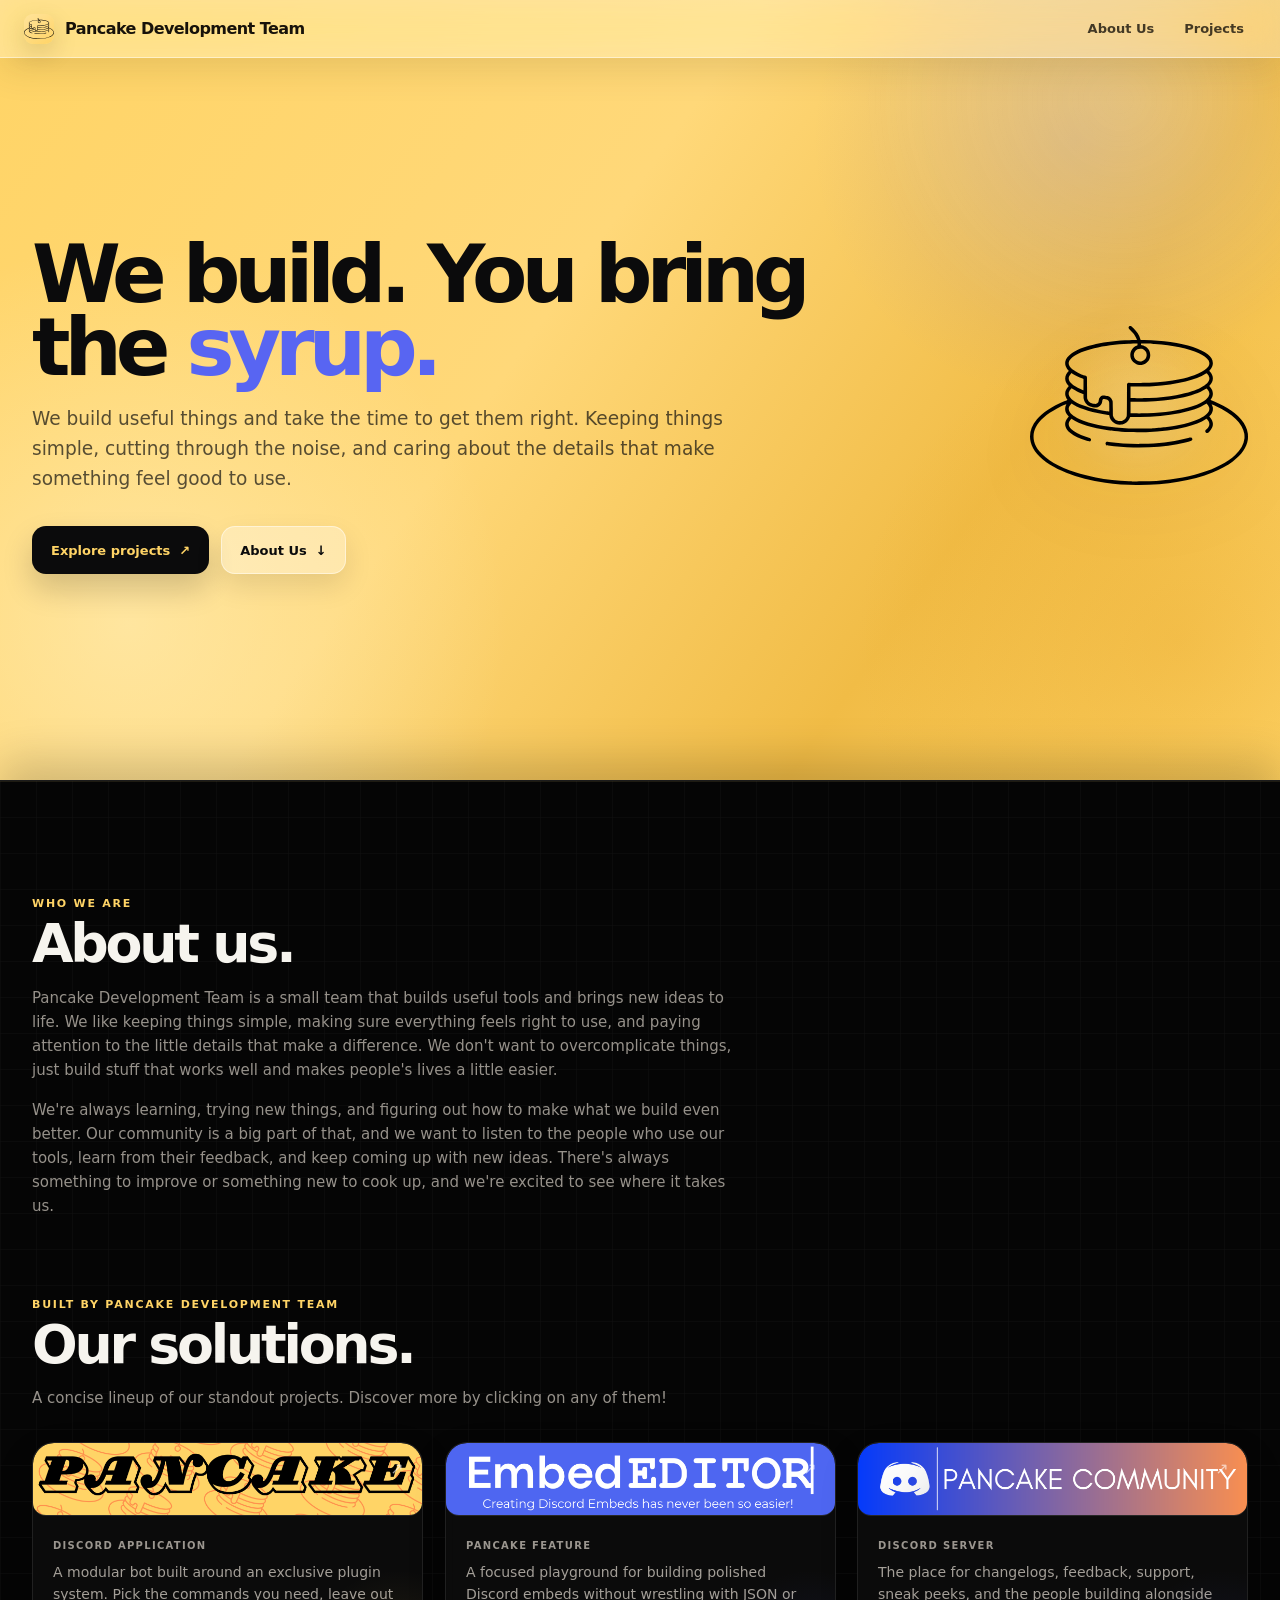
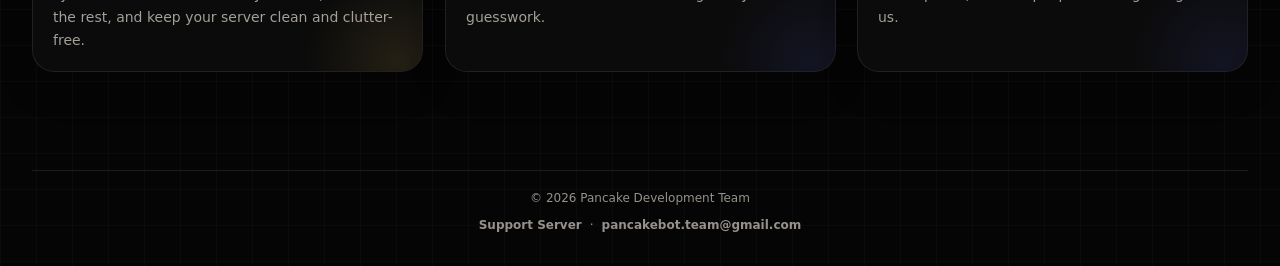
<file: index.html>
<!-- index.html -->

<!doctype html>
<html lang="en">
<head>
  <meta name="google-site-verification" content="NQxxPT3gkmJhzwhj4ITlKusckdbzragSRWKZNwXdpUg" />
  <meta charset="utf-8" />
  <meta name="viewport" content="width=device-width, initial-scale=1" />
  <meta name="theme-color" content="#ffd466" />
  <link rel="icon" type="image/png" href="assets/favicon.svg" />
  <title>Pancake Development Team</title>

  <meta name="description" content="Welcome to the Pancake Development Team homepage. Here you can find information about us and the projects we develop." />

  <!-- social banner -->

  <meta property="og:type" content="website">
  <meta property="og:title" content="Pancake Development Team">
  <meta property="og:site_name" content="Pancake Development Team">
  <meta property="og:description" content="Welcome to the Pancake Development Team homepage. Here you can find information about us and the projects we develop.">
  <meta property="og:url" content="https://suitedxd.github.io/pancake-development-team">
  <meta property="og:image" content="https://suitedxd.github.io/pancake-development-team/assets/brand/banners/Pancake%20Development%20Team/pancake_development_team_banner_social.png">
  <meta property="og:image:width" content="1200">
  <meta property="og:image:height" content="630">
  <meta property="og:image:alt" content="Pancake Development Team">

  <!-- X / Twitter -->
  <meta name="twitter:card" content="summary_large_image">
  <meta name="twitter:title" content="Pancake Development Team">
  <meta name="twitter:description" content="Welcome to the Pancake Development Team homepage. Here you can find information about us and the projects we develop.">
  <meta name="twitter:image" content="https://suitedxd.github.io/pancake-development-team/assets/brand/banners/Pancake%20Development%20Team/pancake_development_team_banner_social.png">

  <link rel="stylesheet" href="css/style.css" />
  <style>
    #about-us.section {
      padding-bottom: 24px;
    }

    #projects.section {
      padding-top: 24px;
    }

    .products .product-card {
      color: inherit;
      text-decoration: none;
    }

    .products .product-card:focus-visible {
      outline: 3px solid var(--gold);
      outline-offset: 4px;
    }
  </style>
</head>
<body>
  <main class="app-root" id="top">
    <div class="glow a"></div>
    <div class="glow b"></div>

    <div class="shell">
      <nav class="site-nav" aria-label="Primary navigation">
        <a class="brand" href="#top" aria-label="Pancake Development Team home">
          <span class="brand-mark" aria-hidden="true">
            <img src="https://suitedxd.github.io/pancake-development-team/assets/brand/logos/Pancake%20Development%20Team/svg/pancake_development_team_logo_alt_01.svg" alt="" />
          </span>
          <span class="brand-name">Pancake Development Team</span>
        </a>
        <div class="nav-links">
          <a href="#about-us">About Us</a>
          <a href="#projects">Projects</a>
        </div>
      </nav>

      <section class="hero" aria-labelledby="hero-title">
        <div class="hero-grid">
          <div>
            <h1 id="hero-title">We build. You bring the <span style="color:var(--discord)">syrup.</span></h1>
            <p class="hero-copy">We build useful things and take the time to get them right. Keeping things simple, cutting through the noise, and caring about the details that make something feel good to use.</p>
            <div class="hero-actions">
              <a class="btn btn-primary" href="#projects">Explore projects <span aria-hidden="true">↗</span></a>
              <a
                class="btn btn-secondary"
                href="#about-us"
                style="
                  color: var(--ink);
                  background: rgba(255, 255, 255, .30);
                  border-color: rgba(255, 255, 255, .48);
                  backdrop-filter: blur(16px) saturate(120%);
                  -webkit-backdrop-filter: blur(16px) saturate(120%);
                  box-shadow: 0 12px 28px rgba(0, 0, 0, .10);
                "
              >
                About Us <span aria-hidden="true">↓</span>
              </a>
            </div>
          </div> 
          <div class="hero-icon" aria-label="Pancake Development Team logo">
            <img src="https://suitedxd.github.io/pancake-development-team/assets/brand/logos/Pancake%20Development%20Team/svg/pancake_development_team_logo_alt_01.svg" alt="" />
          </div>
        </div>
      </section>
    </div>

    <div class="blueprint-zone" data-nav-theme="dark">
      <div class="shell">
        <section class="section" id="about-us" aria-labelledby="about-title">
          <div class="section-head">
            <div>
              <div class="kicker">Who we are</div>
              <h2 id="about-title">About us.</h2>
              <p class="section-intro">Pancake Development Team is a small team that builds useful tools and brings new ideas to life. We like keeping things simple, making sure everything feels right to use, and paying attention to the little details that make a difference. We don't want to overcomplicate things, just build stuff that works well and makes people's lives a little easier.</p>
              <p class="section-intro">We're always learning, trying new things, and figuring out how to make what we build even better. Our community is a big part of that, and we want to listen to the people who use our tools, learn from their feedback, and keep coming up with new ideas. There's always something to improve or something new to cook up, and we're excited to see where it takes us. </p>
            </div>
          </div>
        </section>

        <section class="section" id="projects" aria-labelledby="projects-title">
          <div class="section-head">
            <div>
              <div class="kicker">Built by Pancake Development Team</div>
              <h2 id="projects-title">Our solutions.</h2>
              <p class="section-intro">A concise lineup of our standout projects. Discover more by clicking on any of them!</p>
            </div>
          </div>

          <div class="products">
            <a class="product-card" style="--accent:#ffd466;--accent-secondary:#ff914d" href="pancake" data-product="Pancake Bot" aria-label="Pancake Bot">
              <div class="product-arrow" aria-hidden="true">↗</div>
              <div class="product-poster">
                <img src="assets/pancakebot_card_01.png" alt="Pancake Bot card preview" loading="lazy" decoding="async" onerror="this.hidden=true" />
                <span class="product-poster-fallback">Pancake Bot · card visual</span>
              </div>
              <span class="product-tag">Discord Application</span>
              <p>A modular bot built around an exclusive plugin system. Pick the commands you need, leave out the rest, and keep your server clean and clutter-free.</p>
            </a>

            <a class="product-card" style="--accent:#5865f2;--accent-secondary:#7289da" href="https://github.com/SuitedxD/pancake-embed-editor" target="_blank" rel="noopener noreferrer" data-product="Pancake Embed Editor" aria-label="Pancake Embed Editor">
              <div class="product-arrow" aria-hidden="true">↗</div>
              <div class="product-poster">
                <img src="assets/embededitor_card_01.png" alt="Pancake Embed Editor card preview" loading="lazy" decoding="async" onerror="this.hidden=true" />
                <span class="product-poster-fallback">Embed Editor · card visual</span>
              </div>
              <span class="product-tag">Pancake Feature</span>
              <p>A focused playground for building polished Discord embeds without wrestling with JSON or guesswork.</p>
            </a>

            <a class="product-card" style="--accent:#5865f2;--accent-secondary:#99aab5" href="https://discord.gg/SgXdeVaxuh" target="_blank" rel="noopener noreferrer" data-product="Discord Community Server" aria-label="Discord Community Server">
              <div class="product-arrow" aria-hidden="true">↗</div>
              <div class="product-poster">
                <img src="assets/discordserver_card_01.png" alt="Discord Community Server card preview" loading="lazy" decoding="async" onerror="this.hidden=true" />
                <span class="product-poster-fallback">Discord Server · card visual</span>
              </div>
              <span class="product-tag">Discord Server</span>
              <p>The place for changelogs, feedback, support, sneak peeks, and the people building alongside us.</p>
            </a>
          </div>
        </section>

        <footer aria-label="Pancake Development Team footer">
          <div class="footer-line">
            <span>© <span id="year"></span> Pancake Development Team</span>
            <div class="footer-contact" aria-label="Contact">
              <a href="https://discord.gg/V2psxDQdhZ" target="_blank" rel="noopener noreferrer" aria-label="Support Server">Support Server</a>
              <span aria-hidden="true">·</span>
              <a href="mailto:pancakebot.team@gmail.com" target="_blank" rel="noopener noreferrer">pancakebot.team@gmail.com</a>
            </div>
          </div>
        </footer>
      </div>
    </div>
  </main>

  <script src="js/main.js"></script>
</body>
</html>
</file>
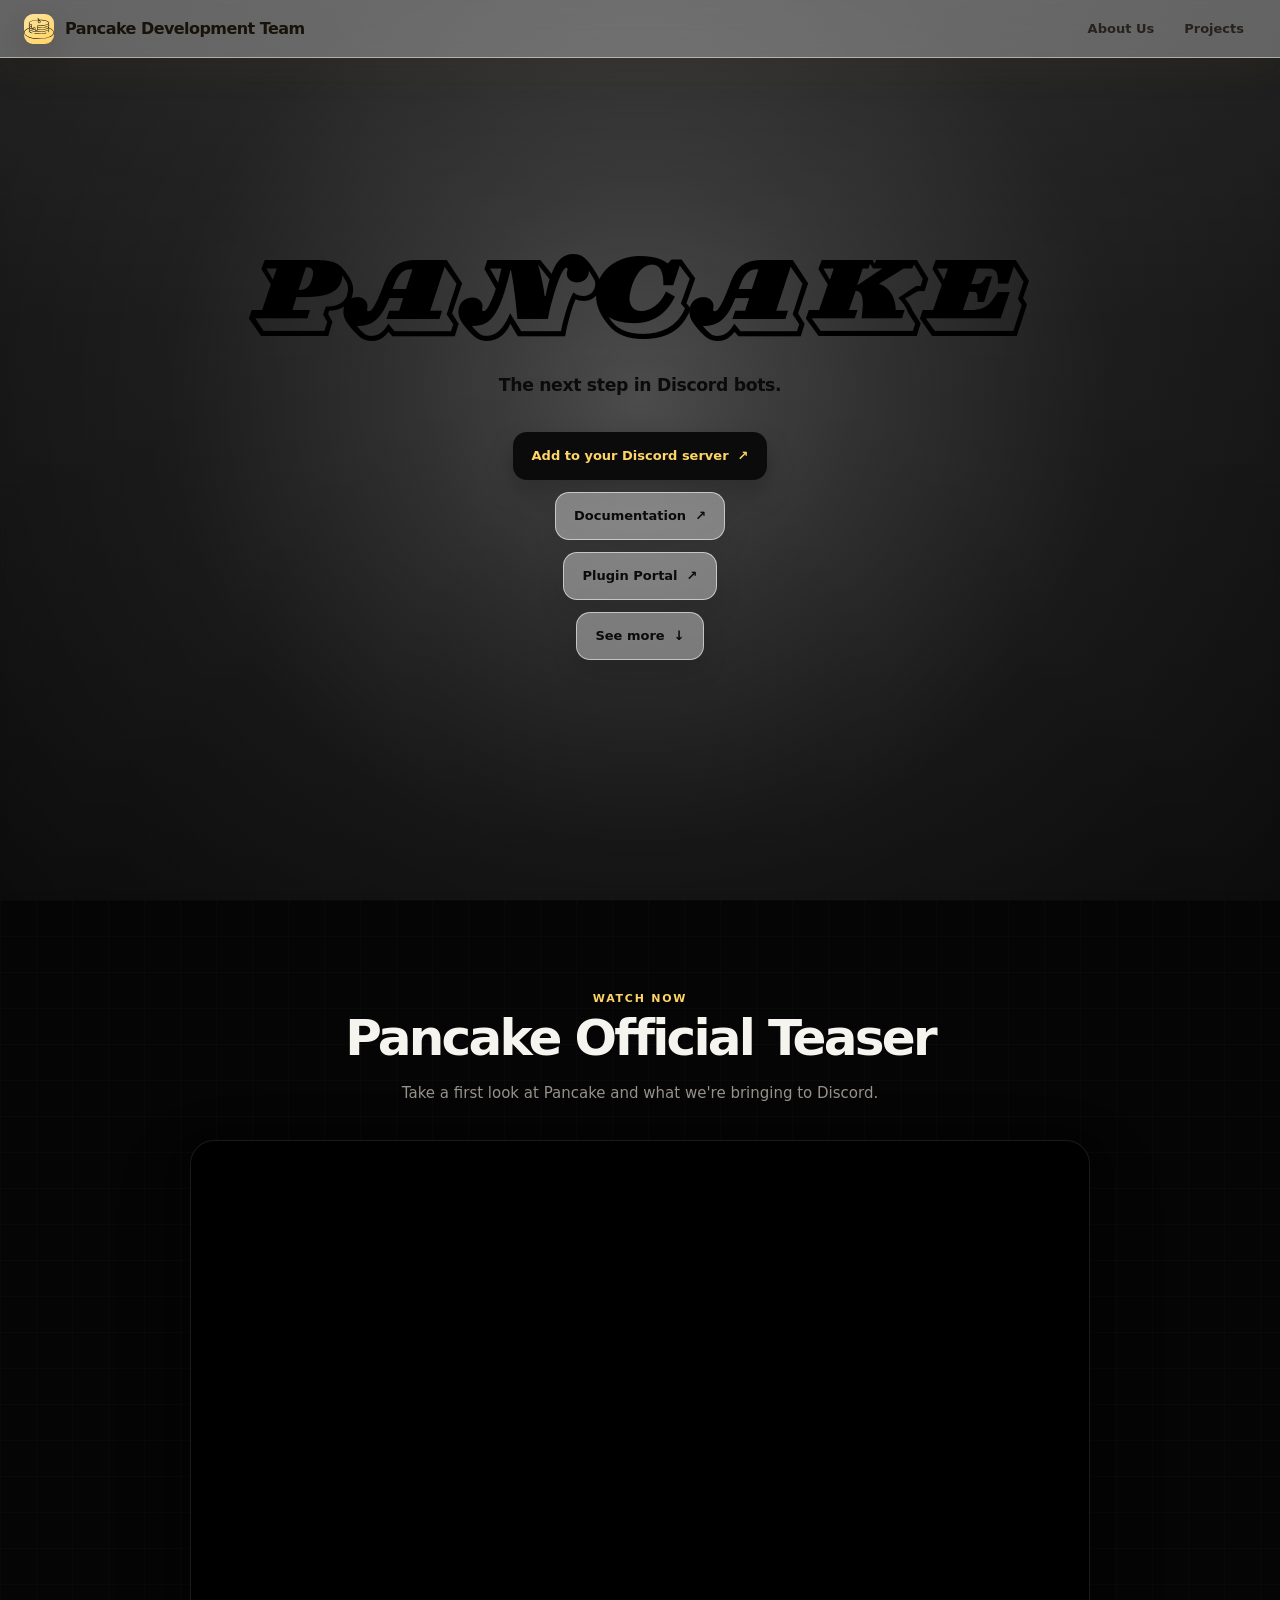
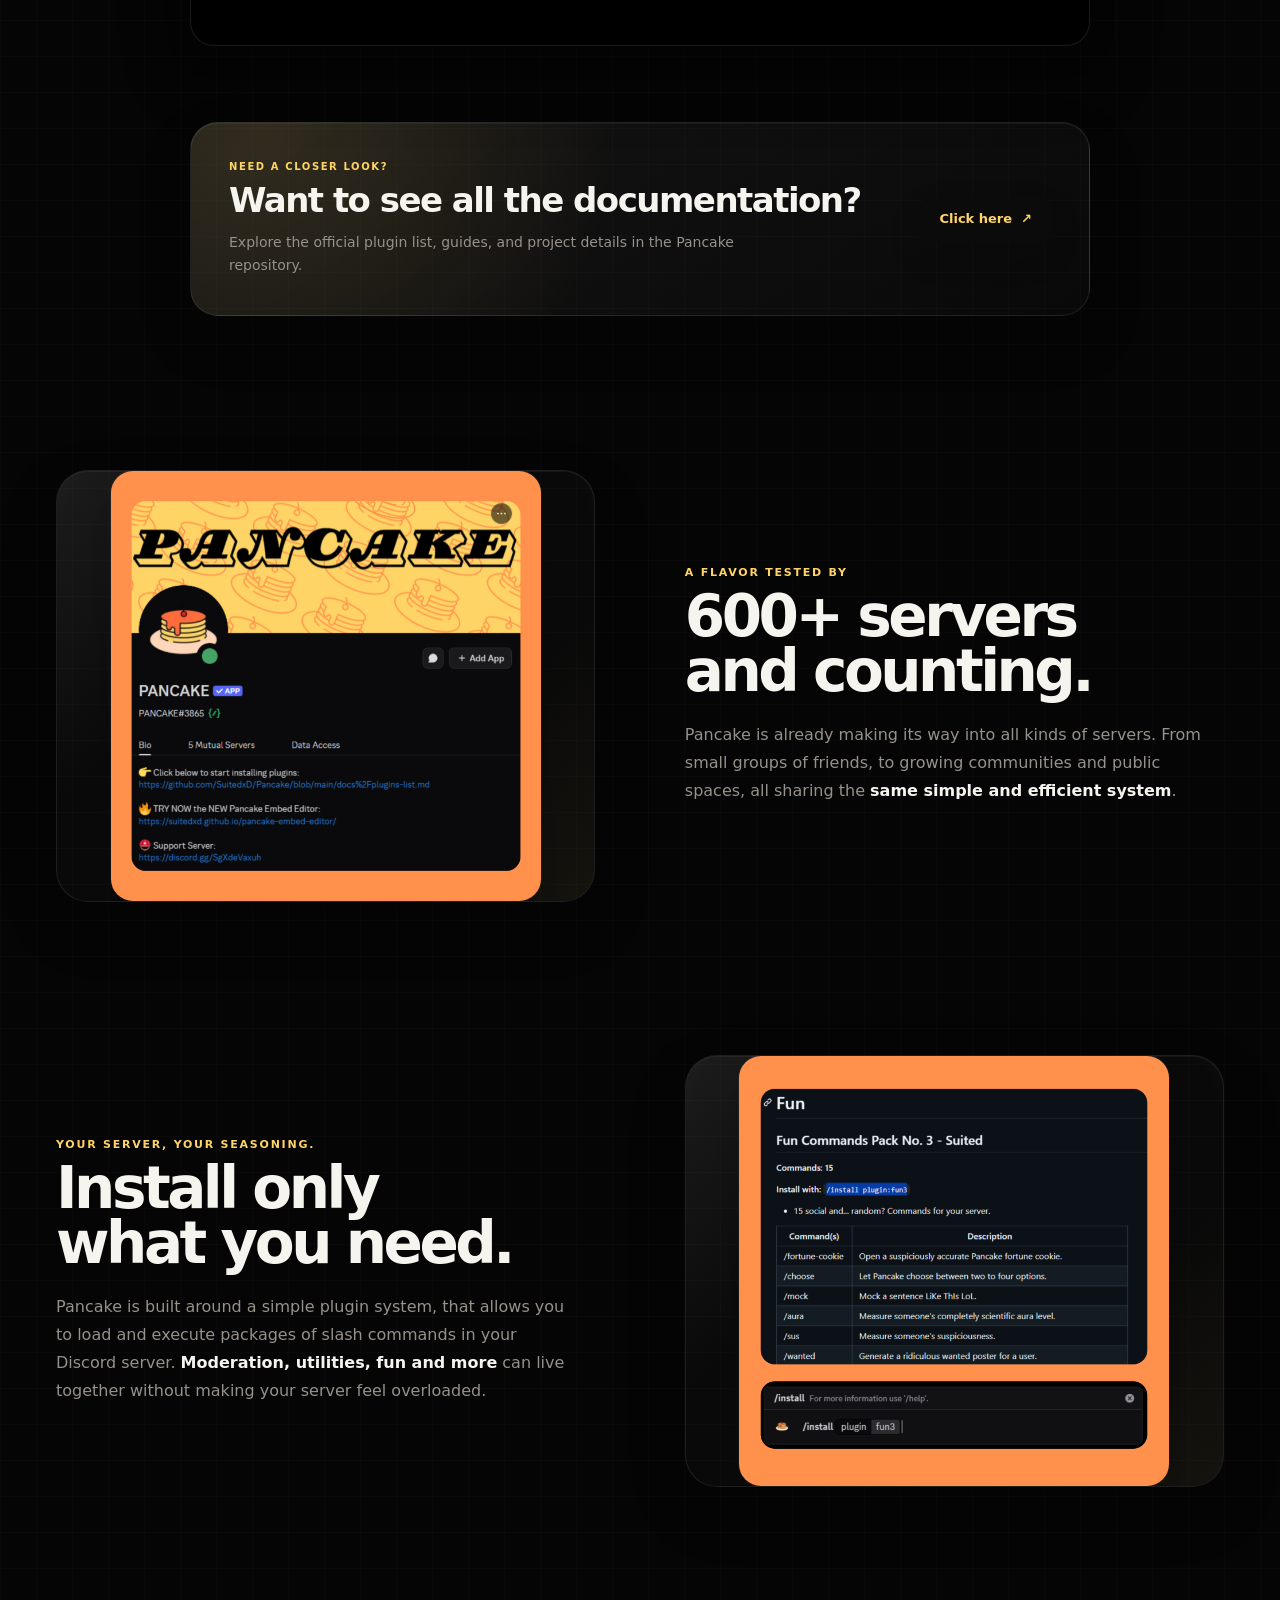
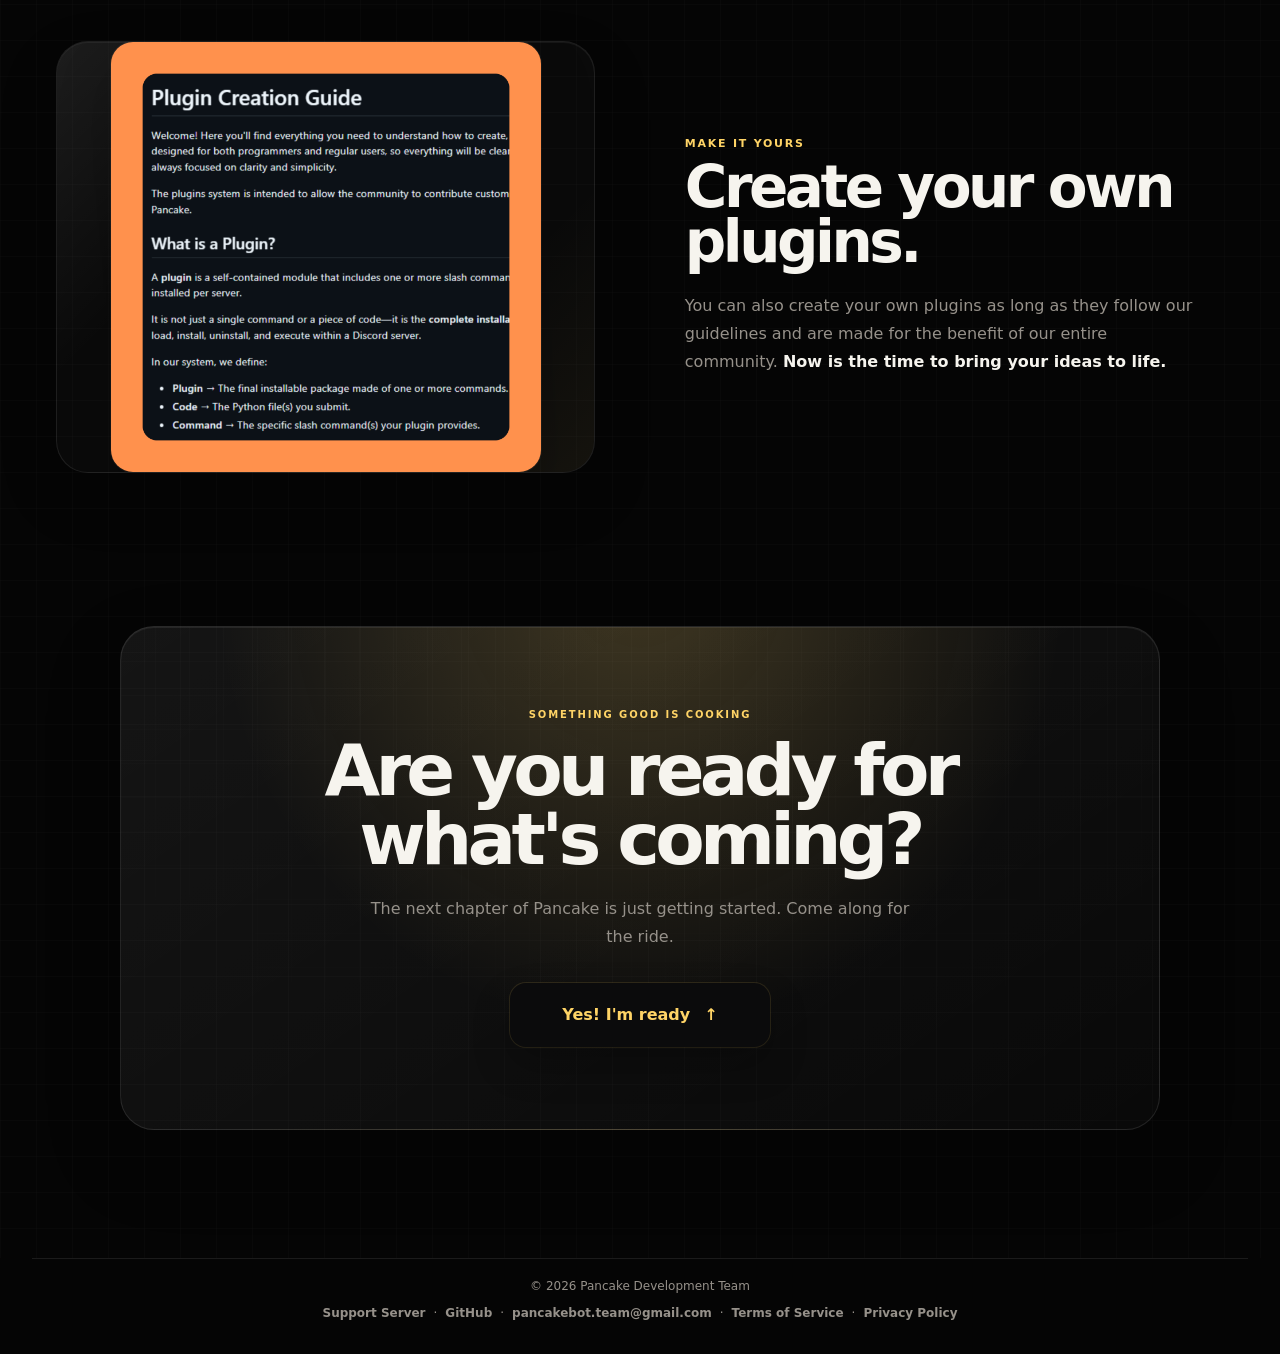
<file: pancake/index.html>
<!-- pancake/index.html -->

<!doctype html>

<html lang="en">
<head>
  <meta charset="utf-8" />
  <meta name="viewport" content="width=device-width, initial-scale=1" />
  <meta name="theme-color" content="#ffd466" />
  <meta name="referrer" content="strict-origin-when-cross-origin" />

  <link rel="icon" type="image/svg+xml" href="../assets/favicon.svg" />

  <title>PANCAKE — The next step in Discord bots</title>

  <meta name="description" content="Pancake is an all-in-one bot with a unique and exclusive plugin system at its core. With plugins, you can install different sets of commands on each server, keep your bot clean and focused with only the features you need." />

  <!-- social banner -->

  <meta property="og:type" content="website">
  <meta property="og:title" content="PANCAKE — The next step in Discord bots">
  <meta property="og:site_name" content="PANCAKE — The next step in Discord bots">
  <meta property="og:description" content="Pancake is an all-in-one bot with a unique and exclusive plugin system at its core. With plugins, you can install different sets of commands on each server, keep your bot clean and focused with only the features you need.">
  <meta property="og:url" content="https://suitedxd.github.io/pancake-development-team/pancake/">
  <meta property="og:image" content="https://suitedxd.github.io/pancake-development-team/assets/pancake/pancake-social_02.png">
  <meta property="og:image:width" content="1200">
  <meta property="og:image:height" content="630">
  <meta property="og:image:alt" content="PANCAKE — The next step in Discord bots">

  <!-- X / Twitter -->
  <meta name="twitter:card" content="summary_large_image">
  <meta name="twitter:title" content="PANCAKE — The next step in Discord bots">
  <meta name="twitter:description" content="Pancake is an all-in-one bot with a unique and exclusive plugin system at its core. With plugins, you can install different sets of commands on each server, keep your bot clean and focused with only the features you need.">
  <meta name="twitter:image" content="https://suitedxd.github.io/pancake-development-team/assets/pancake/pancake-social_02.png">

  <link rel="stylesheet" href="../css/style.css" />

</head>

<body>

  <main
    class="app-root pancake-page"
    id="top"
  >

<div class="shell">

  <nav class="site-nav" aria-label="Primary navigation">

    <a
      class="brand"
      href="../"
      aria-label="Pancake Development Team home"
    >

      <span
        class="brand-mark"
        aria-hidden="true"
      >
        <img
          src="https://suitedxd.github.io/pancake-development-team/assets/brand/logos/Pancake%20Development%20Team/svg/pancake_development_team_logo_alt_01.svg"
          alt=""
        />
      </span>

      <span class="brand-name">
        Pancake Development Team
      </span>

    </a>

    <div class="nav-links">

      <a href="../#about-us">
        About Us
      </a>

      <a href="../#projects">
        Projects
      </a>

    </div>

  </nav>

</div>

<section
  class="pancake-hero"
  aria-labelledby="pancake-title"
>

  <video
    class="pancake-video"
    autoplay
    muted
    loop
    playsinline
    preload="metadata"
    aria-hidden="true"
  >

    <source
      src="../assets/pancake_background.mp4"
      type="video/mp4"
    />

  </video>

  <div class="pancake-content">

    <h1
      id="pancake-title"
      class="pancake-title"
    >
      PANCAKE
    </h1>

    <p class="pancake-subtitle">
      The next step in Discord bots.
    </p>

    <div class="pancake-actions">

      <a
        class="btn btn-primary"
        href="https://discord.com/oauth2/authorize?client_id=1398868186216271962&permissions=8&integration_type=0&scope=applications.commands+bot"
        target="_blank"
        rel="noopener noreferrer"
      >
        Add to your Discord server
        <span aria-hidden="true">↗</span>
      </a>

      <a
        class="btn btn-secondary"
        href="docs/"
      >
        Documentation
        <span aria-hidden="true">↗</span>
      </a>

      <a
        class="btn btn-secondary"
        href="plugins/"
      >
        Plugin Portal
        <span aria-hidden="true">↗</span>
      </a>

      <a
        class="btn btn-secondary"
        href="#more-syrup"
      >
        See more
        <span aria-hidden="true">↓</span>
      </a>

    </div>

  </div>

</section>

<section
  class="pancake-blueprint"
  id="more-syrup"
  data-nav-theme="dark"
  aria-labelledby="teaser-title"
>

  <div class="shell">

    <div class="pancake-blueprint-content">

      <div class="pancake-teaser">

        <div class="kicker">
          Watch now
        </div>

        <h3 id="teaser-title">
          Pancake Official Teaser
        </h3>

        <p>
          Take a first look at Pancake and what we're bringing
          to Discord.
        </p>

        <div class="pancake-video-embed">

          <iframe
            src="https://www.youtube.com/embed/uzQxPpbCAgk"
            title="Pancake Official Teaser"
            referrerpolicy="strict-origin-when-cross-origin"
            allow="accelerometer; autoplay; clipboard-write; encrypted-media; gyroscope; picture-in-picture; web-share"
            allowfullscreen
            loading="lazy"
          ></iframe>

        </div>

      </div>

      <section class="pancake-documentation" aria-labelledby="documentation-title">
        <div class="pancake-documentation-copy">
          <div class="kicker">Need a closer look?</div>
          <h4 id="documentation-title">Want to see all the documentation?</h4>
          <p>Explore the official plugin list, guides, and project details in the Pancake repository.</p>
        </div>
        <a
          class="btn btn-primary"
                href="https://github.com/SuitedxD/Pancake"
                target="_blank"
                rel="noopener noreferrer"
        >
          Click here <span aria-hidden="true">↗</span>
        </a>
      </section>

      <section class="pancake-showcase">

        <div class="pancake-showcase-visual">

          <img
            class="pancake-feature-image pancake-feature-image--square"
            src="../assets/pancake/pancake_servers_card_01.png"
            alt="Pancake's Discord profile."
            loading="lazy"
          />

        </div>

        <div class="pancake-showcase-copy">

          <div class="kicker">
            A flavor tested by
          </div>

          <h4>
            600+ servers
            <br />
            and counting.
          </h4>

          <p>
            Pancake is already making its way into all
            kinds of servers. From small groups of friends,
            to growing communities and public spaces,
            all sharing the <strong>same simple and efficient system</strong>.
          </p>

        </div>

      </section>

      <section class="pancake-showcase reverse">

        <div class="pancake-showcase-copy">

          <div class="kicker">
            Your server, your seasoning.
          </div>

          <h4>
            Install only
            <br />
            what you need.
          </h4>

          <p>
            Pancake is built around a simple plugin system,
            that allows you to load and execute packages of
            slash commands in your Discord server.
            <strong>Moderation, utilities, fun and more</strong>
            can live together without making your server feel
            overloaded.
          </p>

        </div>

        <div class="pancake-showcase-visual">

          <img
            class="pancake-feature-image pancake-feature-image--square"
            src="../assets/pancake/pancake_plugins_card_01.png"
            alt="Preview of the (discontinued) Pancake Plugin List (currently Plugin Portal)."
            loading="lazy"
          />

        </div>

      </section>

      <section class="pancake-showcase">

        <div class="pancake-showcase-visual">

          <img
            class="pancake-feature-image pancake-feature-image--square"
            src="../assets/pancake/pancake_community_card_01.png"
            alt="Preview of the Pancake Plugin Creation Guide."
            loading="lazy"
          />

        </div>

        <div class="pancake-showcase-copy">

          <div class="kicker">
            Make it yours
          </div>

          <h4>
            Create your own
            <br />
            plugins.
          </h4>

          <p>
            You can also create your own plugins
            as long as they follow our guidelines
            and are made for the benefit of our entire community.
            <strong>Now is the time to bring your ideas to life.</strong>
          </p>

        </div>

      </section>

      <section class="pancake-final-cta" aria-labelledby="pancake-final-title">
        <div class="kicker">Something good is cooking</div>
        <h2 id="pancake-final-title">Are you ready for<br />what's coming?</h2>
        <p>The next chapter of Pancake is just getting started. Come along for the ride.</p>
        <div class="pancake-final-cta-actions">
          <a class="btn btn-primary" href="#top">
            Yes! I'm ready <span aria-hidden="true">↑</span>
          </a>
        </div>
      </section>

    </div>

  </div>

</section>

<div class="shell">

  <footer
    aria-label="Pancake Development Team footer"
  >

    <div class="footer-line">

      <span>
        © <span id="year"></span>
        Pancake Development Team
      </span>

      <div
        class="footer-contact"
        aria-label="Contact"
      >

        <a
          href="https://discord.gg/V2psxDQdhZ"
          target="_blank"
          rel="noopener noreferrer"
          aria-label="Support Server"
        >
          Support Server
        </a>

        <span aria-hidden="true">
          ·
        </span>

        <a
          href="https://github.com/SuitedxD/Pancake"
          target="_blank"
          rel="noopener noreferrer"
          aria-label="GitHub"
        >
          GitHub
        </a>

        <span aria-hidden="true">
          ·
        </span>

        <a href="mailto:pancakebot.team@gmail.com" target="_blank" rel="noopener noreferrer">
          pancakebot.team@gmail.com
        </a>

        <span aria-hidden="true">
          ·
        </span>

        <a
          href="https://suitedxd.github.io/pancake-development-team/pancake/docs/?doc=968321944466161417463828"
          target="_blank"
          rel="noopener noreferrer"
          aria-label="Terms of Service"
        >
          Terms of Service
        </a>

        <span aria-hidden="true">
          ·
        </span>

        <a
          href="https://suitedxd.github.io/pancake-development-team/pancake/docs/?doc=931909673227514600713061"
          target="_blank"
          rel="noopener noreferrer"
          aria-label="Privacy Policy"
        >
          Privacy Policy
        </a>        

      </div>

    </div>

  </footer>

</div>

  </main>

  <script src="../js/main.js"></script>

</body>
</html>
</file>
<file: css/style.css>
/* css/style.css frontend*/

:root {
  color-scheme: dark;
  --gold: #ffd466;
  --gold-strong: #ffca41;
  --discord: #5865f2;
  --discord-soft: #8b93ff;
  --ink: #0b0b0c;
  --dark: #050505;
  --dark-2: #0a0a0b;
  --text: #f6f4ee;
  --muted: #96918a;
  --muted-light: #bdb8b0;
  --line: rgba(255, 255, 255, .09);
  --line-strong: rgba(255, 255, 255, .14);
  --glass-light: rgba(255, 255, 255, .30);
  --glass-border: rgba(255, 255, 255, .48);
  --shell: 1440px;
  --radius-xl: 30px;
  --radius-lg: 22px;
  --radius-md: 16px;
  --shadow: 0 26px 70px rgba(0, 0, 0, .25);
}

* { box-sizing: border-box; }
html {
  scroll-behavior: smooth;
  scroll-padding-top: 90px;
}
body {
  margin: 0;
  min-width: 320px;
  overflow-x: hidden;
  background: var(--dark);
  color: var(--text);
  font-family: Inter, ui-sans-serif, system-ui, -apple-system, BlinkMacSystemFont, "Segoe UI", sans-serif;
  -webkit-font-smoothing: antialiased;
  text-rendering: optimizeLegibility;
}

img { max-width: 100%; }
a, button { -webkit-tap-highlight-color: transparent; }

.app-root {
  position: relative;
  min-height: 100vh;
  overflow: hidden;
  background: var(--gold);
  border-radius: 0;
}

.shell {
  position: relative;
  width: min(var(--shell), calc(100% - 64px));
  margin: 0 auto;
}

.site-nav {
  position: fixed;
  inset: 0 0 auto;
  z-index: 50;
  display: flex;
  align-items: center;
  justify-content: space-between;
  min-height: 58px;
  padding: 10px max(24px, calc((100vw - var(--shell)) / 2));
  background: var(--glass-light);
  border-bottom: 1px solid var(--glass-border);
  box-shadow: 0 12px 34px rgba(77, 58, 16, .13);
  backdrop-filter: blur(16px) saturate(120%);
  -webkit-backdrop-filter: blur(16px) saturate(120%);
  transform: translate3d(0, 0, 0);
  transition: transform .42s cubic-bezier(.22, .7, .22, 1), opacity .28s ease, background .28s ease, color .28s ease;
  will-change: transform;
}

.site-nav.nav-hidden {
  transform: translate3d(0, -115%, 0);
  opacity: 0;
  pointer-events: none;
}

.site-nav.nav-on-dark {
  background: rgba(255, 255, 255, .09);
  border-bottom-color: rgba(255, 255, 255, .12);
  box-shadow: 0 12px 34px rgba(0, 0, 0, .22);
}

.brand {
  display: inline-flex;
  align-items: center;
  gap: 11px;
  min-width: 0;
  color: #17120a;
  text-decoration: none;
  font-weight: 850;
  letter-spacing: -.035em;
}

.brand-name {
  color: #17120a;
  white-space: nowrap;
}

.site-nav.nav-on-dark .brand,
.site-nav.nav-on-dark .brand-name { color: #fff; }

.brand-mark {
  width: 30px;
  height: 30px;
  flex: 0 0 30px;
  display: grid;
  place-items: center;
  overflow: hidden;
  border-radius: 9px;
  background: linear-gradient(145deg, #ffe39a, var(--gold));
  box-shadow: 0 9px 24px rgba(47, 33, 7, .15);
}

.brand-mark img {
  width: 100%;
  height: 100%;
  display: block;
  object-fit: contain;
}

.nav-links { display: flex; gap: 6px; }
.nav-links a {
  color: rgba(23, 18, 10, .80);
  text-decoration: none;
  font-size: 13px;
  font-weight: 750;
  padding: 10px 12px;
  border-radius: 12px;
  transition: color .2s ease, background .2s ease, transform .2s ease;
}

.site-nav.nav-on-dark .nav-links a { color: rgba(255, 255, 255, .84); }
.nav-links a:hover {
  color: #11100d;
  background: rgba(255, 255, 255, .34);
  transform: translateY(-1px);
}
.site-nav.nav-on-dark .nav-links a:hover {
  color: #fff;
  background: rgba(255,255,255,.10);
}

.hero {
  position: relative;
  isolation: isolate;
  width: 100vw;
  margin-left: calc(50% - 50vw);
  min-height: min(780px, 88vh);
  display: grid;
  align-items: center;
  overflow: hidden;
  padding: 148px 0 116px;
  background:
    radial-gradient(circle at 84% 18%, rgba(88,101,242,.17), transparent 21%),
    radial-gradient(circle at 10% 80%, rgba(255,247,211,.45), transparent 29%),
    radial-gradient(circle at 92% 82%, rgba(219,143,13,.22), transparent 24%),
    linear-gradient(125deg, #ffd466 0%, #ffd879 42%, #f1bc46 73%, #ffd466 100%);
}

.hero::before {
  content: "";
  position: absolute;
  width: 560px;
  height: 560px;
  top: -180px;
  right: -120px;
  border-radius: 50%;
  background: radial-gradient(circle, rgba(255,255,255,.20), transparent 65%);
  filter: blur(10px);
  opacity: .75;
  pointer-events: none;
  z-index: -1;
  animation: heroHalo 14s ease-in-out infinite alternate;
}

.hero-grid {
  width: min(var(--shell), calc(100% - 64px));
  margin: 0 auto;
  display: grid;
  grid-template-columns: minmax(0, 1.08fr) minmax(250px, .42fr);
  gap: clamp(46px, 7vw, 120px);
  align-items: center;
}

.hero-grid > div:first-child { animation: contentReveal .78s cubic-bezier(.2,.75,.25,1) .06s both; }

h1 {
  margin: 0 0 20px;
  max-width: 1040px;
  font-size: clamp(56px, 6.3vw, 112px);
  line-height: .91;
  letter-spacing: -.075em;
  color: var(--ink);
}

.hero-copy {
  max-width: 760px;
  margin: 0;
  font-size: clamp(17px, 1.45vw, 21px);
  line-height: 1.62;
  color: rgba(11, 11, 12, .69);
}

.hero-actions { display: flex; gap: 12px; flex-wrap: wrap; margin-top: 32px; }
.btn {
  display: inline-flex;
  align-items: center;
  justify-content: center;
  gap: 9px;
  min-height: 48px;
  padding: 0 18px;
  border-radius: 14px;
  border: 1px solid transparent;
  font-size: 13px;
  font-weight: 850;
  text-decoration: none;
  cursor: pointer;
  transition: transform .22s ease, box-shadow .22s ease, border-color .22s ease, background .22s ease;
}
.btn:hover { transform: translateY(-2px); }
.btn-primary {
  color: var(--gold);
  background: var(--ink);
  box-shadow: 0 15px 30px rgba(11,11,12,.18);
}
.btn-primary:hover { box-shadow: 0 19px 38px rgba(11,11,12,.24); }

.hero-icon {
  position: relative;
  justify-self: end;
  width: clamp(150px, 17vw, 270px);
  display: grid;
  place-items: center;
  animation: iconReveal .88s cubic-bezier(.2,.75,.25,1) .16s both;
}

.hero-icon::before {
  content: "";
  position: absolute;
  inset: 8%;
  border-radius: 50%;
  background: radial-gradient(circle, rgba(255,255,255,.34), transparent 62%);
  filter: blur(18px);
  opacity: .62;
  z-index: -1;
  animation: iconHalo 6.5s ease-in-out infinite;
}

.hero-icon img {
  display: block;
  width: 100%;
  height: auto;
  aspect-ratio: 1;
  object-fit: contain;
  filter: drop-shadow(0 24px 36px rgba(39,29,8,.16));
  animation: iconFloat 7s ease-in-out infinite;
  will-change: transform;
}

.blueprint-zone {
  position: relative;
  isolation: isolate;
  overflow: hidden;
  background: var(--dark);
  color: var(--text);
  border-top: 1px solid rgba(255,255,255,.09);
  box-shadow: 0 -18px 42px rgba(0,0,0,.18), inset 0 1px 0 rgba(255,212,102,.08);
}

.blueprint-zone::after {
  content: "";
  position: absolute;
  inset: 0;
  pointer-events: none;
  z-index: 0;
  opacity: .055;
  background-image:
    linear-gradient(rgba(255,255,255,.42) 1px, transparent 1px),
    linear-gradient(90deg, rgba(255,255,255,.42) 1px, transparent 1px);
  background-size: 36px 36px;
}

.blueprint-zone .shell,
.blueprint-zone section,
.blueprint-zone footer { position: relative; z-index: 1; }

.section { padding: 116px 0 98px; }
.section-head { display: block; margin-bottom: 32px; }
.kicker {
  color: var(--gold);
  font-size: 11px;
  font-weight: 900;
  text-transform: uppercase;
  letter-spacing: .16em;
}
h2 {
  margin: 8px 0 0;
  font-size: clamp(38px, 4.2vw, 64px);
  line-height: .96;
  letter-spacing: -.06em;
}
.section-intro {
  max-width: 700px;
  margin: 16px 0 0;
  color: var(--muted);
  line-height: 1.6;
  font-size: 15px;
}

.products {
  display: grid;
  grid-template-columns: repeat(3, minmax(0, 1fr));
  gap: 22px;
}

.product-card {
  position: relative;
  display: flex;
  flex-direction: column;
  min-width: 0;
  min-height: 0;
  padding: 20px;
  height: auto;
  overflow: hidden;
  border-radius: var(--radius-lg);
  border: 1px solid var(--line);
  background: rgba(15,15,15,.72);
  box-shadow: 0 16px 40px rgba(0,0,0,.12);
  backdrop-filter: blur(10px);
  -webkit-backdrop-filter: blur(10px);
  cursor: pointer;
  contain: layout paint;
  transition: transform .28s ease, border-color .28s ease, box-shadow .28s ease, background .28s ease;
}

.product-card::after {
  content: "";
  position: absolute;
  right: -70px;
  bottom: -85px;
  width: 190px;
  height: 190px;
  border-radius: 50%;
  background: radial-gradient(circle, var(--accent), transparent 68%);
  opacity: .10;
  transition: transform .42s ease, opacity .42s ease;
  pointer-events: none;
}

.product-card:hover {
  transform: translateY(-6px);
  border-color: rgba(255,255,255,.16);
  box-shadow: 0 24px 52px rgba(0,0,0,.20);
}
.product-card:hover::after { transform: scale(1.15); opacity: .17; }
.product-card.active { border-color: rgba(255,212,102,.42); }

.product-poster {
  position: relative;
  width: calc(100% + 40px);
  margin: -20px -20px 24px;
  overflow: hidden;
  border-bottom: 1px solid rgba(255,255,255,.09);
  border-radius: 21px 21px 13px 13px;
  background: rgba(255,255,255,.035);
  aspect-ratio: 3000 / 560;
}

.product-poster img {
  display: block;
  width: 100%;
  height: 100%;
  object-fit: cover;
  object-position: center;
}

.product-poster-fallback {
  display: none;
  align-items: center;
  justify-content: center;
  width: 100%;
  height: 100%;
  padding: 16px;
  color: var(--muted);
  font-size: 11px;
  font-weight: 850;
  letter-spacing: .10em;
  text-align: center;
  text-transform: uppercase;
}
.product-poster img[hidden] + .product-poster-fallback { display: flex; }

.product-tag {
  display: inline-block;
  margin-bottom: 10px;
  color: #9b968f;
  font-size: 10px;
  font-weight: 900;
  text-transform: uppercase;
  letter-spacing: .13em;
}

.product-card p {
  margin: 0;
  max-width: 520px;
  color: #a49f98;
  font-size: 14px;
  line-height: 1.62;
}

.product-arrow {
  position: absolute;
  top: 16px;
  right: 18px;
  z-index: 2;
  color: rgba(255,255,255,.60);
  transition: transform .25s ease, color .25s ease;
}
.product-card:hover .product-arrow { transform: translate(3px,-3px); color: #fff; }

footer { padding: 0 0 34px; }
.footer-line {
  display: grid;
  justify-items: center;
  gap: 13px;
  padding-top: 20px;
  border-top: 1px solid var(--line);
  color: var(--muted);
  font-size: 12px;
  text-align: center;
}
.footer-contact {
  display: flex;
  align-items: center;
  justify-content: center;
  gap: 8px;
  flex-wrap: wrap;
}
.footer-contact a {
  color: var(--muted);
  text-decoration: none;
  font-weight: 750;
  transition: color .22s ease;
}
.footer-contact a:hover { color: var(--gold); }

@keyframes heroHalo {
  from { transform: translate3d(-2%, 0, 0) scale(.98); }
  to { transform: translate3d(3%, 4%, 0) scale(1.04); }
}
@keyframes navReveal {
  from { opacity: 0; transform: translateY(-10px); }
  to { opacity: 1; transform: translateY(0); }
}
@keyframes contentReveal {
  from { opacity: 0; transform: translateY(18px); }
  to { opacity: 1; transform: translateY(0); }
}
@keyframes iconReveal {
  from { opacity: 0; transform: translateX(18px) scale(.96); }
  to { opacity: 1; transform: translateX(0) scale(1); }
}
@keyframes iconFloat {
  0%, 100% { transform: translateY(0) rotate(0deg); }
  50% { transform: translateY(-8px) rotate(1deg); }
}
@keyframes iconHalo {
  0%, 100% { transform: scale(.92); opacity: .45; }
  50% { transform: scale(1.08); opacity: .72; }
}

@media (max-width: 1200px) {
  .shell { width: min(1240px, calc(100% - 48px)); }
  .site-nav { padding-left: max(24px, calc((100vw - 1240px) / 2)); padding-right: max(24px, calc((100vw - 1240px) / 2)); }
  .hero-grid { width: min(1240px, calc(100% - 48px)); gap: 56px; }
  h1 { font-size: clamp(54px, 6.4vw, 92px); }
}

@media (max-width: 960px) {
  .hero { min-height: auto; padding: 132px 0 88px; }
  .hero-grid { grid-template-columns: minmax(0, 1fr) 170px; gap: 28px; }
  .hero-icon { justify-self: end; width: 170px; }
  .products { grid-template-columns: 1fr; gap: 18px; }
  .product-card { min-height: 0; }
  .section { padding-top: 102px; }
}

@media (max-width: 680px) {
  html { scroll-padding-top: 72px; }
  .shell { width: calc(100% - 30px); }
  .site-nav { min-height: 54px; padding: 9px 15px; gap: 8px; }
  .brand { flex: 0 1 auto; max-width: 58%; gap: 9px; font-size: 14px; }
  .brand-mark { width: 28px; height: 28px; flex: 0 0 28px; }
  .brand-name {
    max-width: clamp(72px, calc(100vw - 230px), 205px);
    overflow: hidden;
    text-overflow: ellipsis;
    white-space: nowrap;
  }
  .nav-links { flex: 0 0 auto; gap: 6px; }
  .nav-links a { padding: 9px 10px; font-size: 12px; white-space: nowrap; }
  .hero { padding-top: 110px; padding-bottom: 74px; }
  .hero-grid { grid-template-columns: minmax(0, 1fr) 92px; gap: 14px; width: calc(100% - 30px); }
  .hero-icon { width: 92px; }
  h1 { font-size: clamp(42px, 13vw, 68px); letter-spacing: -.07em; }
  .hero-copy { font-size: 15px; line-height: 1.56; }
  .hero-actions { margin-top: 25px; }
  .btn { width: 100%; }
  .blueprint-zone { box-shadow: 0 -12px 28px rgba(0,0,0,.18), inset 0 1px 0 rgba(255,212,102,.08); }
  .section { padding: 88px 0 72px; }
  h2 { font-size: clamp(34px, 10vw, 54px); }
  .section-intro { font-size: 14px; }
  .product-card { padding: 18px; }
  .product-poster { width: calc(100% + 36px); margin: -18px -18px 22px; border-radius: 17px 17px 12px 12px; }
}

@media (max-width: 480px) {
  .hero-grid { width: calc(100% - 24px); grid-template-columns: minmax(0, 1fr) 70px; gap: 10px; }
  .hero-icon { width: 70px; }
  .hero-copy { max-width: 100%; }
  .product-poster { margin-bottom: 20px; }
}

@media (prefers-reduced-motion: reduce) {
  html { scroll-behavior: auto; }
  *, *::before, *::after {
    animation-duration: .01ms !important;
    animation-iteration-count: 1 !important;
    transition-duration: .01ms !important;
  }
}

@font-face {
      font-family: "Magnifico";
      src: url("../assets/fonts/magnifico_nighttime_regular.otf") format("opentype");
      font-style: normal;
      font-weight: 400;
      font-display: swap;
    }

    .pancake-page {
      position: relative;
      min-height: 100vh;
      overflow: hidden;
      background: var(--dark);
    }

    .pancake-hero {
      position: relative;
      isolation: isolate;
      width: 100vw;
      min-height: max(720px, 100svh);
      margin-left: calc(50% - 50vw);
      display: grid;
      place-items: center;
      overflow: hidden;
      padding: 130px 24px 110px;
    }

    .pancake-video {
      position: absolute;
      inset: 0;

      width: 100%;
      height: 100%;
      min-width: 100%;
      min-height: 100%;

      object-fit: cover;
      object-position: center center;

      transform: scale(1.015);
      transform-origin: center center;

      z-index: -3;
      background: var(--dark);
    }

    .pancake-hero::before {
      content: "";
      position: absolute;
      inset: 0;
      z-index: -2;
      pointer-events: none;

      background:
        radial-gradient(
          circle at 50% 44%,
          rgba(255, 255, 255, .28) 0%,
          rgba(255, 255, 255, .17) 27%,
          rgba(255, 255, 255, .08) 58%,
          rgba(255, 255, 255, .04) 100%
        );

      backdrop-filter:
        blur(5px)
        saturate(125%)
        brightness(1.08);

      -webkit-backdrop-filter:
        blur(5px)
        saturate(125%)
        brightness(1.08);
    }

    .pancake-hero::after {
      content: "";
      position: absolute;
      inset: 0;
      z-index: -1;
      pointer-events: none;

      background:
        linear-gradient(
          180deg,
          rgba(255, 255, 255, .08) 0%,
          rgba(255, 255, 255, .025) 36%,
          rgba(0, 0, 0, .13) 100%
        );
    }

    .pancake-content {
      width: min(1180px, calc(100% - 48px));

      display: flex;
      flex-direction: column;
      align-items: center;
      justify-content: center;

      text-align: center;
    }

    .pancake-title {
      margin: 0;

      color: #000;
      font-family: "Magnifico", cursive;

      font-size: clamp(58px, 8vw, 108px);
      line-height: .92;

      font-weight: 400;
      letter-spacing: 0;

      text-transform: uppercase;
      text-align: center;

      text-shadow: none;
    }

    .pancake-subtitle {
      max-width: 680px;
      margin: 18px 0 0;

      color: #0b0b0c;
      opacity: 1;

      font-size: clamp(16px, 1.35vw, 20px);
      line-height: 1.45;

      font-weight: 750;
      letter-spacing: -.02em;
      text-align: center;
    }

    .pancake-actions {
      display: flex;
      flex-direction: column;
      align-items: center;

      gap: 12px;
      margin-top: 34px;
    }

    .pancake-actions .btn {
      width: auto;
    }

    .pancake-actions .btn-primary {
      color: var(--gold);
      background: var(--ink);
      border-color: transparent;

      box-shadow:
        0 15px 30px rgba(11, 11, 12, .18),
        0 6px 14px rgba(11, 11, 12, .10);
    }

    .pancake-actions .btn-secondary {
      color: var(--ink);
      background: rgba(255, 255, 255, .38);

      border-color: rgba(255, 255, 255, .56);

      backdrop-filter: blur(16px) saturate(120%);
      -webkit-backdrop-filter: blur(16px) saturate(120%);

      box-shadow: 0 12px 28px rgba(0, 0, 0, .10);
    }

    .pancake-actions .btn-secondary:hover {
      background: rgba(255, 255, 255, .50);
      border-color: rgba(255, 255, 255, .70);
    }

    .pancake-more {
      position: absolute;
      left: 50%;
      bottom: 38px;

      transform: translateX(-50%);

      color: rgba(255, 255, 255, .86);

      font-size: 11px;
      font-weight: 850;
      letter-spacing: .15em;

      text-transform: uppercase;
      text-decoration: none;

      transition:
        color .2s ease,
        transform .2s ease;

      white-space: nowrap;
    }

    .pancake-more:hover {
      color: #fff;
      transform: translateX(-50%) translateY(-2px);
    }

    .pancake-blueprint {
      position: relative;
      isolation: isolate;

      overflow: hidden;

      min-height: auto;
      padding: 92px 0 120px;

      background: var(--dark);
      color: var(--text);

      border-top: 0;
      box-shadow: none;
    }

    .pancake-blueprint::after {
      content: "";

      position: absolute;
      inset: 0;

      z-index: 0;
      pointer-events: none;

      opacity: .045;

      background-image:
        linear-gradient(
          rgba(255,255,255,.42) 1px,
          transparent 1px
        ),
        linear-gradient(
          90deg,
          rgba(255,255,255,.42) 1px,
          transparent 1px
        );

      background-size: 36px 36px;
    }

    .pancake-blueprint .shell {
      position: relative;
      z-index: 1;
    }

    .pancake-blueprint-content {
      width: min(1180px, calc(100% - 48px));

      margin: 0 auto;
    }

    .pancake-teaser {
      width: min(980px, 100%);

      margin: 0 auto;

      text-align: center;
    }

    .pancake-blueprint .kicker {
      color: var(--gold);
    }

    .pancake-teaser h3 {
      margin: 9px 0 0;

      font-size: clamp(32px, 4.3vw, 50px);
      line-height: .98;

      letter-spacing: -.055em;
    }

    .pancake-teaser > p {
      max-width: 680px;

      margin: 18px auto 0;

      color: var(--muted);

      line-height: 1.65;
      font-size: 15px;
    }

    .pancake-video-embed {
      position: relative;

      width: min(900px, 100%);

      aspect-ratio: 16 / 9;

      margin: 34px auto 0;

      overflow: hidden;
      box-sizing: border-box;

      border-radius: 24px;
      border: 1px solid rgba(255, 255, 255, .10);

      background: #000;

      box-shadow:
        0 28px 70px rgba(0, 0, 0, .30),
        0 10px 26px rgba(0, 0, 0, .16);
    }

    .pancake-video-embed iframe {
      position: absolute;
      inset: 0;

      display: block;

      width: 100%;
      height: 100%;

      border: 0;
    }

    .pancake-showcase {
      display: grid;

      grid-template-columns:
        minmax(0, 1fr)
        minmax(0, 1fr);

      align-items: center;

      gap: clamp(42px, 7vw, 110px);

      margin-top: clamp(110px, 12vw, 170px);
    }

    .pancake-showcase.reverse .pancake-showcase-visual {
      order: 2;
    }

    .pancake-showcase.reverse .pancake-showcase-copy {
      order: 1;
    }

    .pancake-showcase-copy {
      max-width: 550px;
    }

    .pancake-showcase-copy .kicker {
      margin-bottom: 10px;

      font-size: 11px;
      font-weight: 850;
      letter-spacing: .16em;

      text-transform: uppercase;
    }

    .pancake-showcase-copy h4 {
      margin: 0;

      font-size: clamp(34px, 4.6vw, 58px);
      line-height: .95;

      letter-spacing: -.06em;
    }

    .pancake-showcase-copy p {
      max-width: 520px;

      margin: 22px 0 0;

      color: var(--muted);

      font-size: 16px;
      line-height: 1.75;
    }

    .pancake-showcase-copy strong {
      color: var(--text);
      font-weight: 750;
    }

    .pancake-showcase-visual {
      position: relative;

      display: flex;
      align-items: center;
      justify-content: center;

      min-height: 430px;

      padding: 0;

      border-radius: 32px;
      overflow: hidden;

      background:
        radial-gradient(
          circle at 50% 35%,
          rgba(255, 212, 102, .12),
          rgba(255, 212, 102, 0) 55%
        ),
        rgba(255, 255, 255, .025);

      border: 1px solid rgba(255, 255, 255, .08);

      box-shadow:
        inset 0 1px 0 rgba(255, 255, 255, .05),
        0 24px 60px rgba(0, 0, 0, .16);
    }

    .pancake-showcase-visual::before {
      content: "";

      position: absolute;
      inset: 0;

      pointer-events: none;
      z-index: 1;

      background:
        linear-gradient(
          135deg,
          rgba(255, 255, 255, .08),
          transparent 35%,
          transparent 70%,
          rgba(255, 212, 102, .05)
        );
    }

    .pancake-feature-image {
      position: relative;
      z-index: 2;

      display: block;

      max-width: 100%;
      height: auto;

      border-radius: 22px;

      object-fit: contain;

      box-shadow:
        0 28px 55px rgba(0, 0, 0, .20),
        0 0 0 1px rgba(255,255,255,.05);
    }

    .pancake-feature-image--square {
      width: min(430px, 86%);
      aspect-ratio: 1 / 1;

      object-fit: cover;
    }

    .pancake-showcase.github-showcase {
      display: flex;
      flex-direction: column;

      width: min(1040px, 100%);

      margin-left: auto;
      margin-right: auto;

      gap: 42px;

      text-align: center;
    }

    .pancake-showcase.github-showcase
    .pancake-showcase-copy {
      width: min(760px, 100%);
      max-width: 760px;

      margin-left: auto;
      margin-right: auto;
    }

    .pancake-showcase.github-showcase
    .pancake-showcase-copy p {
      margin-left: auto;
      margin-right: auto;
    }

    .pancake-showcase.github-showcase
    .pancake-showcase-visual {
      width: min(920px, 100%);

      min-height: 0;

      margin-left: auto;
      margin-right: auto;

      aspect-ratio: 3000 / 1250;
    }

    .pancake-feature-image--github {
      width: 100%;
      height: 100%;

      border-radius: 22px;

      object-fit: cover;
    }

    .github-actions {
      display: flex;
      justify-content: center;

      margin-top: 28px;
    }

    .discord-join-actions {
      display: flex;
      justify-content: center;
      margin-top: -14px;
    }

    .pancake-documentation {
      position: relative;
      isolation: isolate;
      display: flex;
      align-items: center;
      justify-content: space-between;
      gap: 28px;
      width: min(900px, 100%);
      margin: clamp(42px, 6vw, 76px) auto 0;
      padding: clamp(24px, 4vw, 38px);
      overflow: hidden;
      border: 1px solid rgba(255, 255, 255, .09);
      border-radius: 28px;
      background:
        radial-gradient(circle at 8% 0%, rgba(255, 212, 102, .13), transparent 42%),
        linear-gradient(145deg, rgba(255, 255, 255, .065), rgba(255, 255, 255, .018));
      box-shadow: 0 24px 55px rgba(0, 0, 0, .16), inset 0 1px 0 rgba(255, 255, 255, .05);
    }

    .pancake-documentation-copy {
      min-width: 0;
    }

    .pancake-documentation .kicker {
      margin-bottom: 10px;
      font-size: 10px;
      font-weight: 850;
      letter-spacing: .16em;
      text-transform: uppercase;
    }

    .pancake-documentation h4 {
      margin: 0;
      color: var(--text);
      font-size: clamp(23px, 3vw, 34px);
      line-height: 1.08;
      letter-spacing: -.045em;
    }

    .pancake-documentation p {
      max-width: 540px;
      margin: 12px 0 0;
      color: var(--muted);
      font-size: 14px;
      line-height: 1.65;
    }

    .pancake-documentation-button {
      flex: 0 0 auto;
      white-space: nowrap;
    }

    .pancake-final-cta {
      position: relative;
      isolation: isolate;
      display: flex;
      flex-direction: column;
      align-items: center;
      width: min(1040px, 100%);
      margin: clamp(100px, 12vw, 160px) auto 8px;
      padding: clamp(44px, 7vw, 82px) clamp(22px, 6vw, 76px);
      overflow: hidden;
      text-align: center;
      border: 1px solid rgba(255, 255, 255, .10);
      border-radius: 34px;
      background:
        radial-gradient(ellipse at 50% -10%, rgba(255, 212, 102, .19), transparent 58%),
        linear-gradient(145deg, rgba(255, 255, 255, .065), rgba(255, 255, 255, .018));
      box-shadow: 0 30px 75px rgba(0, 0, 0, .22), inset 0 1px 0 rgba(255, 255, 255, .06);
    }

    .pancake-final-cta::before {
      content: "";
      position: absolute;
      inset: 0;
      z-index: -1;
      pointer-events: none;
      opacity: .035;
      background-image:
        linear-gradient(rgba(255, 255, 255, .5) 1px, transparent 1px),
        linear-gradient(90deg, rgba(255, 255, 255, .5) 1px, transparent 1px);
      background-size: 34px 34px;
      mask-image: linear-gradient(to bottom, black, transparent 90%);
    }

    .pancake-final-cta .kicker {
      color: var(--gold);
      font-size: 10px;
      font-weight: 850;
      letter-spacing: .19em;
      text-transform: uppercase;
    }

    .pancake-final-cta h2 {
      margin: 16px 0 0;
      color: var(--text);
      font-size: clamp(39px, 6.5vw, 72px);
      line-height: .96;
      letter-spacing: -.065em;
      text-wrap: balance;
    }

    .pancake-final-cta > p {
      max-width: 560px;
      margin: 20px auto 0;
      color: var(--muted);
      font-size: clamp(14px, 1.5vw, 16px);
      line-height: 1.75;
    }

    .pancake-final-cta-actions {
      display: flex;
      justify-content: center;
      width: 100%;
      margin-top: 32px;
    }

    .pancake-final-cta .btn-primary {
      display: inline-flex;
      align-items: center;
      justify-content: center;
      gap: 14px;
      min-width: 260px;
      min-height: 64px;
      padding: 18px 34px;
      border-radius: 16px;
      font-size: 16px;
      font-weight: 850;
      box-shadow: 0 18px 38px rgba(0, 0, 0, .24), 0 0 0 1px rgba(255, 212, 102, .12);
      transition: transform .2s ease, box-shadow .2s ease, background .2s ease;
    }

    .pancake-final-cta .btn-primary:hover {
      transform: translateY(-3px);
      box-shadow: 0 23px 44px rgba(0, 0, 0, .29), 0 0 0 1px rgba(255, 212, 102, .2);
    }

    @media (max-width: 960px) {

      .pancake-showcase {
        grid-template-columns: 1fr;

        gap: 46px;

        margin-top: 100px;
      }

      .pancake-showcase.reverse
      .pancake-showcase-visual,
      .pancake-showcase.reverse
      .pancake-showcase-copy {
        order: initial;
      }

      .pancake-showcase-copy {
        max-width: 720px;

        margin: 0 auto;

        text-align: center;
      }

      .pancake-showcase-copy p {
        margin-left: auto;
        margin-right: auto;
      }

      .pancake-showcase-visual {
        min-height: 390px;
      }

      .pancake-showcase.github-showcase {
        gap: 38px;
      }
    }

    @media (max-width: 680px) {

      .pancake-hero {
        min-height: 100svh;

        padding: 110px 15px 92px;
      }

      .pancake-content {
        width: calc(100% - 12px);
      }

      .pancake-title {
        font-size: clamp(56px, 12vw, 88px);
      }

      .pancake-subtitle {
        max-width: 340px;

        margin-top: 14px;

        font-size: 15px;
        line-height: 1.5;
      }

      .pancake-actions {
        width: min(100%, 360px);

        margin-top: 28px;
      }

      .pancake-actions .btn {
        width: 100%;
      }

      .pancake-more {
        bottom: 26px;

        font-size: 10px;
        letter-spacing: .12em;
      }

      .pancake-blueprint {
        padding: 72px 0 85px;
      }

      .pancake-blueprint-content {
        width: calc(100% - 30px);
      }

      .pancake-teaser h3 {
        font-size: clamp(30px, 9vw, 42px);
      }

      .pancake-teaser > p {
        max-width: 92%;

        font-size: 14px;
      }

      .pancake-video-embed {
        margin-top: 26px;

        border-radius: 18px;
      }

      .pancake-documentation {
        flex-direction: column;
        align-items: stretch;
        gap: 22px;
        margin-top: 44px;
        padding: 25px 22px;
        border-radius: 23px;
      }

      .pancake-documentation h4 {
        font-size: clamp(24px, 7vw, 32px);
      }

      .pancake-documentation p {
        font-size: 13px;
      }

      .pancake-documentation-button {
        width: 100%;
        justify-content: center;
      }

      .pancake-final-cta {
        margin-top: 86px;
        padding: 42px 22px;
        border-radius: 26px;
      }

      .pancake-final-cta h2 {
        font-size: clamp(37px, 10vw, 48px);
      }

      .pancake-final-cta > p {
        font-size: 14px;
      }

      .pancake-final-cta-actions {
        margin-top: 26px;
      }

      .pancake-final-cta .btn-primary {
        width: 100%;
        min-width: 0;
        min-height: 60px;
        padding: 17px 22px;
        font-size: 15px;
      }

      .pancake-showcase {
        margin-top: 84px;

        gap: 34px;
      }

      .pancake-showcase-copy h4 {
        font-size: clamp(34px, 10vw, 48px);
      }

      .pancake-showcase-copy p {
        margin-top: 17px;

        font-size: 14px;
        line-height: 1.7;
      }

      .pancake-showcase-visual {
        min-height: 0;

        padding: 0;

        border-radius: 24px;
      }

      .pancake-feature-image--square {
        width: 86%;

        border-radius: 18px;
      }

      .pancake-showcase.github-showcase {
        width: 100%;

        gap: 30px;
      }

      .pancake-showcase.github-showcase
      .pancake-showcase-visual {
        width: 100%;

        aspect-ratio: 16 / 9;

        border-radius: 24px;
      }

      .pancake-feature-image--github {
        border-radius: 18px;
      }

      .github-actions {
        margin-top: 24px;
      }
    }

    @media (max-width: 420px) {

      .pancake-hero {
        padding-left: 12px;
        padding-right: 12px;
      }

      .pancake-title {
        font-size: 12vw;
      }

      .pancake-blueprint-content {
        width: calc(100% - 22px);
      }

      .pancake-showcase-visual {
        min-height: 0;
      }

      .pancake-feature-image--square {
        width: 90%;
      }

      .pancake-showcase.github-showcase
      .pancake-showcase-visual {
        aspect-ratio: 3000 / 1250;
      }
    }

    @media (min-width: 1600px) {

      .pancake-content {
        width: min(1280px, calc(100% - 100px));
      }

      .pancake-blueprint-content {
        width: min(1280px, calc(100% - 100px));
      }

      .pancake-hero {
        padding-top: 150px;
        padding-bottom: 130px;
      }
    }

    @media (prefers-reduced-motion: reduce) {

      html {
        scroll-behavior: auto;
      }

      .pancake-video {
        display: none;
      }
    }


/* ================================
   PANCAKE — SUBTLE ANIMATIONS
   ================================ */

@media (prefers-reduced-motion: no-preference) {

  /* Smooth navigation */
  html {
    scroll-behavior: smooth;
  }

  /* Hero entrance */
  .pancake-hero .pancake-content {
    animation: pancakeFadeUp 0.75s cubic-bezier(0.22, 1, 0.36, 1) both;
  }

  /* Scroll reveal for page sections */
  .pancake-page .reveal-on-scroll {
    opacity: 0;
    transform: translateY(18px);
    transition:
      opacity 0.65s ease,
      transform 0.65s cubic-bezier(0.22, 1, 0.36, 1);
  }

  .pancake-page .reveal-on-scroll.is-visible {
    opacity: 1;
    transform: translateY(0);
  }

  /* Buttons: subtle lift on hover */
  .pancake-page .btn {
    transition:
      transform 0.22s ease,
      filter 0.22s ease,
      box-shadow 0.22s ease;
  }

  .pancake-page .btn:hover {
    transform: translateY(-2px);
    filter: brightness(1.04);
  }

  .pancake-page .btn:active {
    transform: translateY(0);
  }

  /* Navigation and footer links */
  .pancake-page .footer-contact a {
    transition:
      color 0.2s ease,
      opacity 0.2s ease;
  }

  .pancake-page .footer-contact a:hover {
    opacity: 0.75;
  }

  /* Feature images: minimal zoom */
  .pancake-page .pancake-feature-image {
    transition: transform 0.45s cubic-bezier(0.22, 1, 0.36, 1);
  }

  .pancake-page .pancake-showcase:hover .pancake-feature-image {
    transform: scale(1.025);
  }
}

/* Shared entrance animation */
@keyframes pancakeFadeUp {
  from {
    opacity: 0;
    transform: translateY(14px);
  }

  to {
    opacity: 1;
    transform: translateY(0);
  }
}

/* =========================================
   PANCAKE — RESPONSIVE ADJUSTMENTS
   ========================================= */

/* Tablets and smaller laptops */
@media (max-width: 960px) {

  .pancake-page,
  .pancake-page * {
    min-width: 0;
  }

  .pancake-page .pancake-hero {
    width: 100%;
    margin-left: 0;
    min-height: 100vh;
    min-height: 100svh;
    padding: 110px 24px 85px;
  }

  .pancake-page .pancake-content {
    width: 100%;
    max-width: 760px;
  }

  .pancake-page .pancake-title {
    font-size: clamp(52px, 12vw, 88px);
    overflow-wrap: break-word;
  }

  .pancake-page .pancake-subtitle {
    max-width: 100%;
  }

  .pancake-page .pancake-blueprint {
    padding: 72px 0 90px;
  }

  .pancake-page .pancake-blueprint > .shell {
    width: calc(100% - 40px);
  }

  .pancake-page .pancake-blueprint-content {
    width: 100%;
  }

  .pancake-page .pancake-showcase {
    grid-template-columns: minmax(0, 1fr);
    gap: 36px;
    margin-top: 90px;
  }

  .pancake-page .pancake-showcase.reverse .pancake-showcase-visual,
  .pancake-page .pancake-showcase.reverse .pancake-showcase-copy {
    order: initial;
  }

  .pancake-page .pancake-showcase-copy {
    width: 100%;
    max-width: 720px;
    margin-inline: auto;
    text-align: center;
  }

  .pancake-page .pancake-showcase-copy p {
    margin-left: auto;
    margin-right: auto;
  }

  .pancake-page .pancake-showcase-visual {
    width: 100%;
    min-height: clamp(260px, 42vw, 390px);
  }

  .pancake-page .pancake-feature-image--square {
    width: min(86%, 430px);
  }

  .pancake-page .pancake-documentation {
    gap: 22px;
  }

  .pancake-page .pancake-final-cta {
    width: 100%;
  }

  .pancake-page .pancake-video-embed {
    width: 100%;
  }
}

/* Mobile devices */
@media (max-width: 680px) {

  html {
    scroll-padding-top: 70px;
  }

  .pancake-page .shell {
    width: calc(100% - 30px);
  }

  /* Hero */
  .pancake-page .pancake-hero {
    min-height: 100vh;
    min-height: 100svh;
    padding: 100px 12px 75px;
  }

  .pancake-page .pancake-video {
    object-position: center;
  }

  .pancake-page .pancake-content {
    width: 100%;
  }

  .pancake-page .pancake-title {
    font-size: clamp(48px, 12vw, 82px);
    line-height: 1;
  }

  .pancake-page .pancake-subtitle {
    max-width: 340px;
    margin-top: 14px;
    font-size: 15px;
    line-height: 1.5;
    overflow-wrap: anywhere;
  }

  .pancake-page .pancake-actions {
    width: min(100%, 340px);
    margin-top: 26px;
    gap: 11px;
  }

  .pancake-page .pancake-actions .btn {
    width: 100%;
    max-width: 100%;
    min-height: 48px;
    padding: 12px 16px;
    white-space: normal;
    text-align: center;
  }

  /* Content section */
  .pancake-page .pancake-blueprint {
    padding: 58px 0 72px;
  }

  .pancake-page .pancake-blueprint > .shell {
    width: calc(100% - 28px);
  }

  .pancake-page .pancake-blueprint-content {
    width: 100%;
  }

  .pancake-page .pancake-teaser h3 {
    font-size: clamp(28px, 8.5vw, 42px);
    line-height: 1.05;
    overflow-wrap: anywhere;
  }

  .pancake-page .pancake-teaser > p {
    max-width: 100%;
    font-size: 14px;
    line-height: 1.65;
  }

  /* Responsive YouTube embed */
  .pancake-page .pancake-video-embed {
    width: 100%;
    aspect-ratio: 16 / 9;
    margin-top: 24px;
    border-radius: 16px;
  }

  .pancake-page .pancake-video-embed iframe {
    width: 100%;
    height: 100%;
  }

  /* Documentation */
  .pancake-page .pancake-documentation {
    width: 100%;
    flex-direction: column;
    align-items: stretch;
    gap: 20px;
    margin-top: 40px;
    padding: 23px 19px;
    border-radius: 22px;
  }

  .pancake-page .pancake-documentation h4 {
    font-size: clamp(23px, 7vw, 32px);
    line-height: 1.12;
    overflow-wrap: anywhere;
  }

  .pancake-page .pancake-documentation p {
    font-size: 13px;
    line-height: 1.65;
  }

  .pancake-page .pancake-documentation > .btn {
    width: 100%;
    max-width: 100%;
    white-space: normal;
  }

  /* Feature showcases */
  .pancake-page .pancake-showcase {
    grid-template-columns: minmax(0, 1fr);
    gap: 28px;
    margin-top: 76px;
  }

  .pancake-page .pancake-showcase-copy {
    width: 100%;
    text-align: center;
  }

  .pancake-page .pancake-showcase-copy h4 {
    font-size: clamp(32px, 9.5vw, 46px);
    line-height: 1;
    overflow-wrap: anywhere;
  }

  .pancake-page .pancake-showcase-copy p {
    margin-top: 16px;
    font-size: 14px;
    line-height: 1.7;
    overflow-wrap: anywhere;
  }

  .pancake-page .pancake-showcase-visual {
    width: 100%;
    min-height: 0;
    padding: 12px;
    border-radius: 22px;
  }

  .pancake-page .pancake-feature-image--square {
    width: min(100%, 380px);
    aspect-ratio: 1 / 1;
    height: auto;
    border-radius: 16px;
  }

  /* Final call to action */
  .pancake-page .pancake-final-cta {
    width: 100%;
    margin-top: 76px;
    padding: 38px 20px;
    border-radius: 23px;
  }

  .pancake-page .pancake-final-cta h2 {
    max-width: 100%;
    font-size: clamp(34px, 9.5vw, 46px);
    line-height: 1;
    overflow-wrap: anywhere;
  }

  .pancake-page .pancake-final-cta > p {
    margin-top: 17px;
    font-size: 14px;
    line-height: 1.7;
  }

  .pancake-page .pancake-final-cta-actions {
    margin-top: 24px;
  }

  .pancake-page .pancake-final-cta .btn-primary {
    width: 100%;
    min-width: 0;
    min-height: 54px;
    padding: 15px 18px;
    font-size: 14px;
  }

  /* Footer */
  .pancake-page .footer-line {
    gap: 12px;
    line-height: 1.6;
  }

  .pancake-page .footer-contact {
    gap: 7px;
    flex-wrap: wrap;
    justify-content: center;
  }

  .pancake-page .footer-contact a {
    overflow-wrap: anywhere;
  }
}

/* Extra-small phones */
@media (max-width: 360px) {

  .pancake-page .pancake-title {
    font-size: 12vw;
  }

  .pancake-page .pancake-blueprint > .shell {
    width: calc(100% - 22px);
  }

  .pancake-page .pancake-final-cta {
    padding-inline: 15px;
  }
}

/* Touch devices: avoid hover-based movement */
@media (hover: none) and (pointer: coarse) {

  .pancake-page .pancake-showcase:hover .pancake-feature-image {
    transform: none;
  }

  .pancake-page .btn:hover {
    transform: none;
  }
}

/* Accessibility */
@media (prefers-reduced-motion: reduce) {

  .pancake-page *,
  .pancake-page *::before,
  .pancake-page *::after {
    scroll-behavior: auto !important;
    animation-duration: 0.01ms !important;
    animation-iteration-count: 1 !important;
    transition-duration: 0.01ms !important;
  }
}

/* =========================================
   PROJECT PAGE TEMPLATE (merged from project.css)
   Scoped to .project-page to protect the existing site styles.
   ========================================= */
.project-page {
  --page-bg: #050505;
  --panel: rgba(16,16,17,.72);
  --text: #f7f4ed;
  --muted: #9a958e;
  --line: rgba(255,255,255,.10);
  --line-strong: rgba(255,255,255,.16);
  --accent: #ffd466;
  --accent-2: #ff914d;
  --discord: #5865f2;
  --discord-2: #7289da;
  --radius-xl: 30px;
  --radius-lg: 22px;
  position: relative;
  min-height: 100vh;
  overflow: hidden;
  background: var(--page-bg);
  color: var(--text);
}

.project-page::before {
  content: "";
  position: absolute;
  inset: 0;
  pointer-events: none;
  opacity: .05;
  background-image:
    linear-gradient(rgba(255,255,255,.4) 1px, transparent 1px),
    linear-gradient(90deg, rgba(255,255,255,.4) 1px, transparent 1px);
  background-size: 36px 36px;
}

.project-page a { color: inherit; }
.project-page .shell {
  width: min(1180px, calc(100% - 48px));
}

.project-page .page-main {
  min-height: calc(100vh - 110px);
  display: grid;
  align-items: center;
  padding: 110px 0 90px;
}
.project-page .page-hero { max-width: 920px; }
.project-page .page-eyebrow {
  display: inline-flex;
  align-items: center;
  gap: 8px;
  color: var(--accent);
  font-size: 11px;
  font-weight: 900;
  letter-spacing: .16em;
  text-transform: uppercase;
}
.project-page .page-eyebrow::before {
  content: "";
  width: 7px;
  height: 7px;
  border-radius: 50%;
  background: var(--accent);
  box-shadow: 0 0 0 5px color-mix(in srgb, var(--accent) 18%, transparent);
}
.project-page h1 {
  margin: 18px 0 18px;
  max-width: 900px;
  font-size: clamp(52px, 8vw, 100px);
  line-height: .91;
  letter-spacing: -.075em;
}
.project-page .page-lead {
  max-width: 760px;
  color: var(--muted);
  font-size: clamp(17px, 1.5vw, 21px);
  line-height: 1.65;
}
.project-page .page-actions {
  display: flex;
  gap: 12px;
  flex-wrap: wrap;
  margin-top: 30px;
}
.project-page .page-button {
  display: inline-flex;
  align-items: center;
  justify-content: center;
  min-height: 46px;
  padding: 0 17px;
  border-radius: 14px;
  border: 1px solid var(--line);
  text-decoration: none;
  font-size: 13px;
  font-weight: 850;
  transition: transform .22s ease, border-color .22s ease, background .22s ease, box-shadow .22s ease;
}
.project-page .page-button:hover { transform: translateY(-2px); }
.project-page .page-button.primary {
  color: #060606;
  background: var(--accent);
  border-color: transparent;
  box-shadow: 0 14px 28px color-mix(in srgb, var(--accent) 18%, transparent);
}
.project-page .page-button.secondary { background: rgba(255,255,255,.04); }
.project-page .page-button.secondary:hover {
  border-color: var(--line-strong);
  background: rgba(255,255,255,.07);
}
.project-page .template-grid {
  display: grid;
  grid-template-columns: repeat(2, minmax(0, 1fr));
  gap: 18px;
}
.project-page .template-card {
  min-height: 240px;
  padding: 25px;
  border-radius: var(--radius-lg);
  border: 1px solid var(--line);
  background: var(--panel);
  box-shadow: 0 18px 48px rgba(0,0,0,.16);
  backdrop-filter: blur(12px);
  -webkit-backdrop-filter: blur(12px);
}
.project-page .template-card h2 {
  margin: 0 0 10px;
  font-size: 26px;
  letter-spacing: -.045em;
}
.project-page .template-card p {
  margin: 0;
  color: var(--muted);
  line-height: 1.65;
}
.project-page .template-card-wide { grid-column: 1 / -1; min-height: 190px; }
.project-page .page-footer {
  margin-top: 70px;
  padding: 22px 0 32px;
  border-top: 1px solid var(--line);
  display: flex;
  justify-content: space-between;
  gap: 18px;
  color: var(--muted);
  font-size: 12px;
}
.project-page .page-footer a { color: var(--muted); text-decoration: none; }
.project-page .page-footer a:hover { color: var(--accent); }

@media (max-width: 760px) {
  .project-page .shell { width: min(100% - 30px, 1180px); }
  .project-page .page-main { padding: 90px 0 70px; }
  .project-page h1 { font-size: clamp(48px, 14vw, 76px); }
  .project-page .template-grid { grid-template-columns: 1fr; }
  .project-page .template-card-wide { grid-column: auto; }
  .project-page .page-footer {
    flex-direction: column;
    text-align: center;
    align-items: center;
  }
}
</file>
